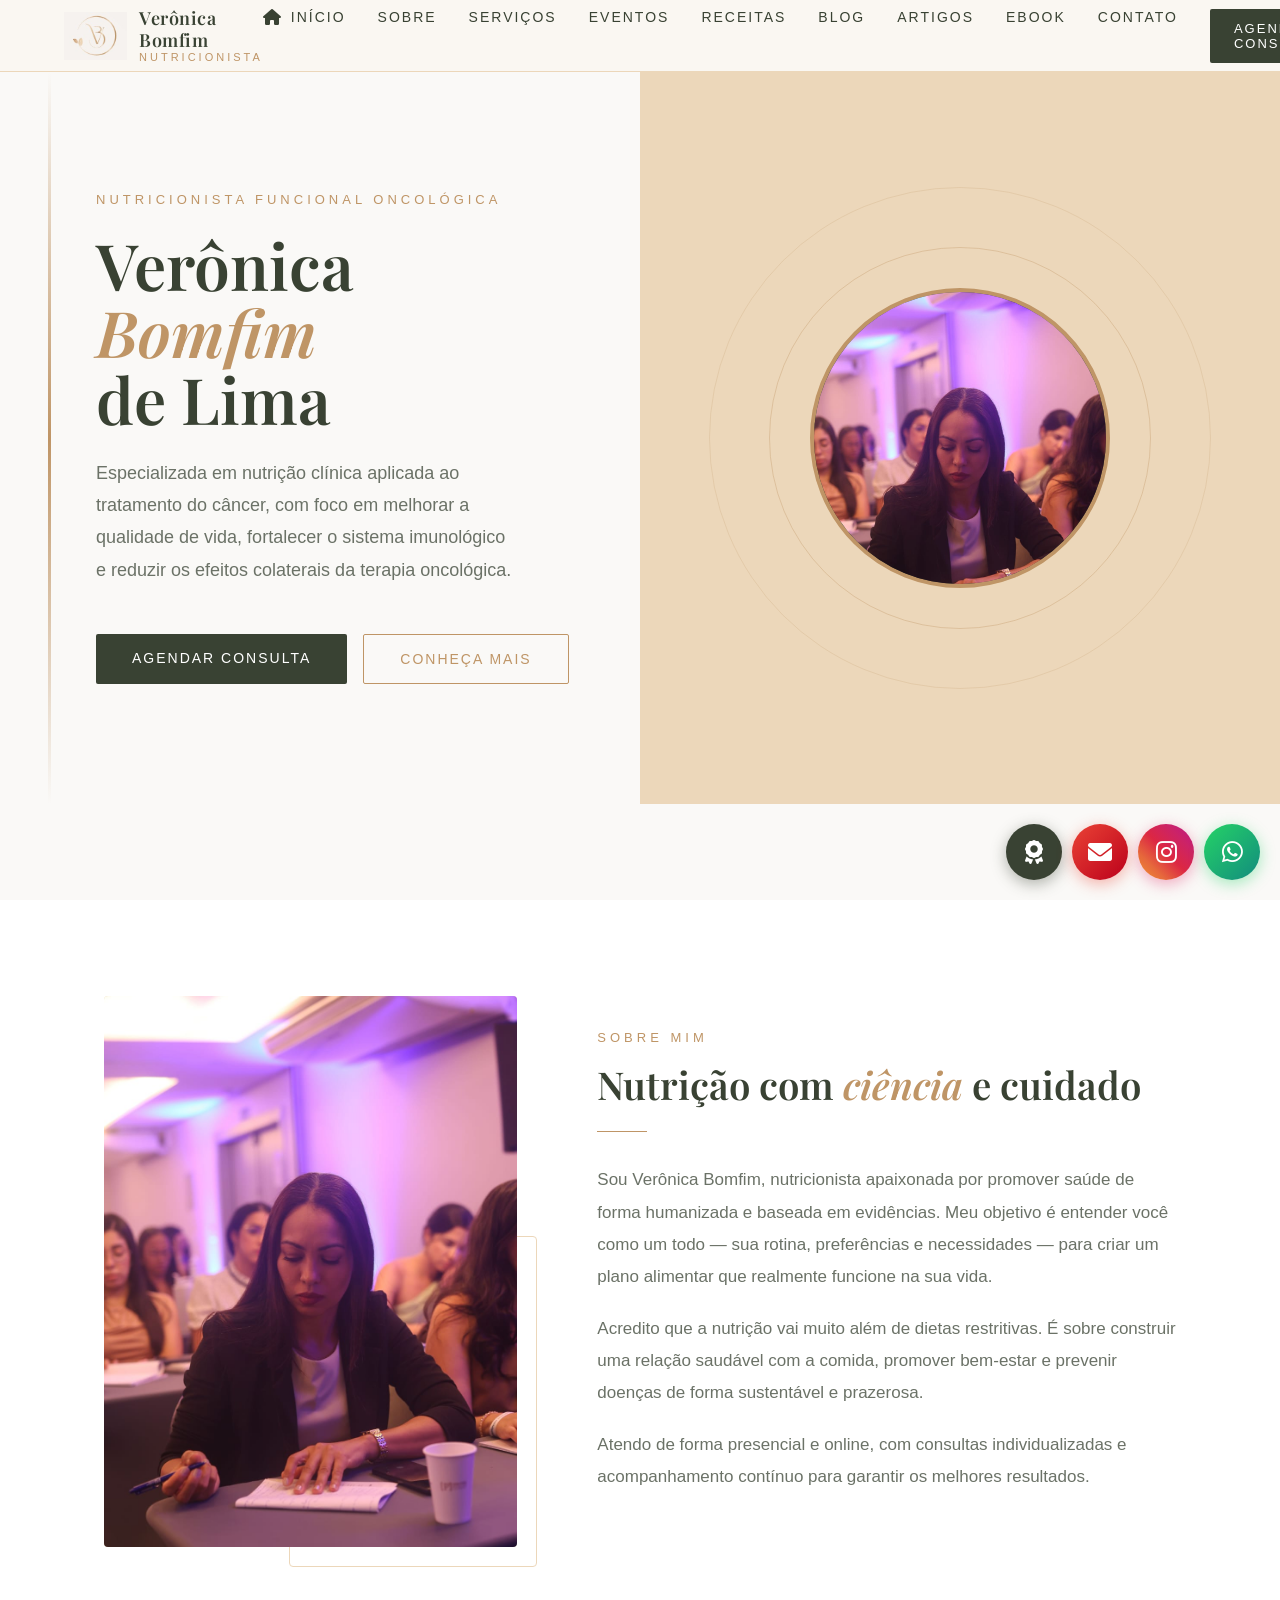
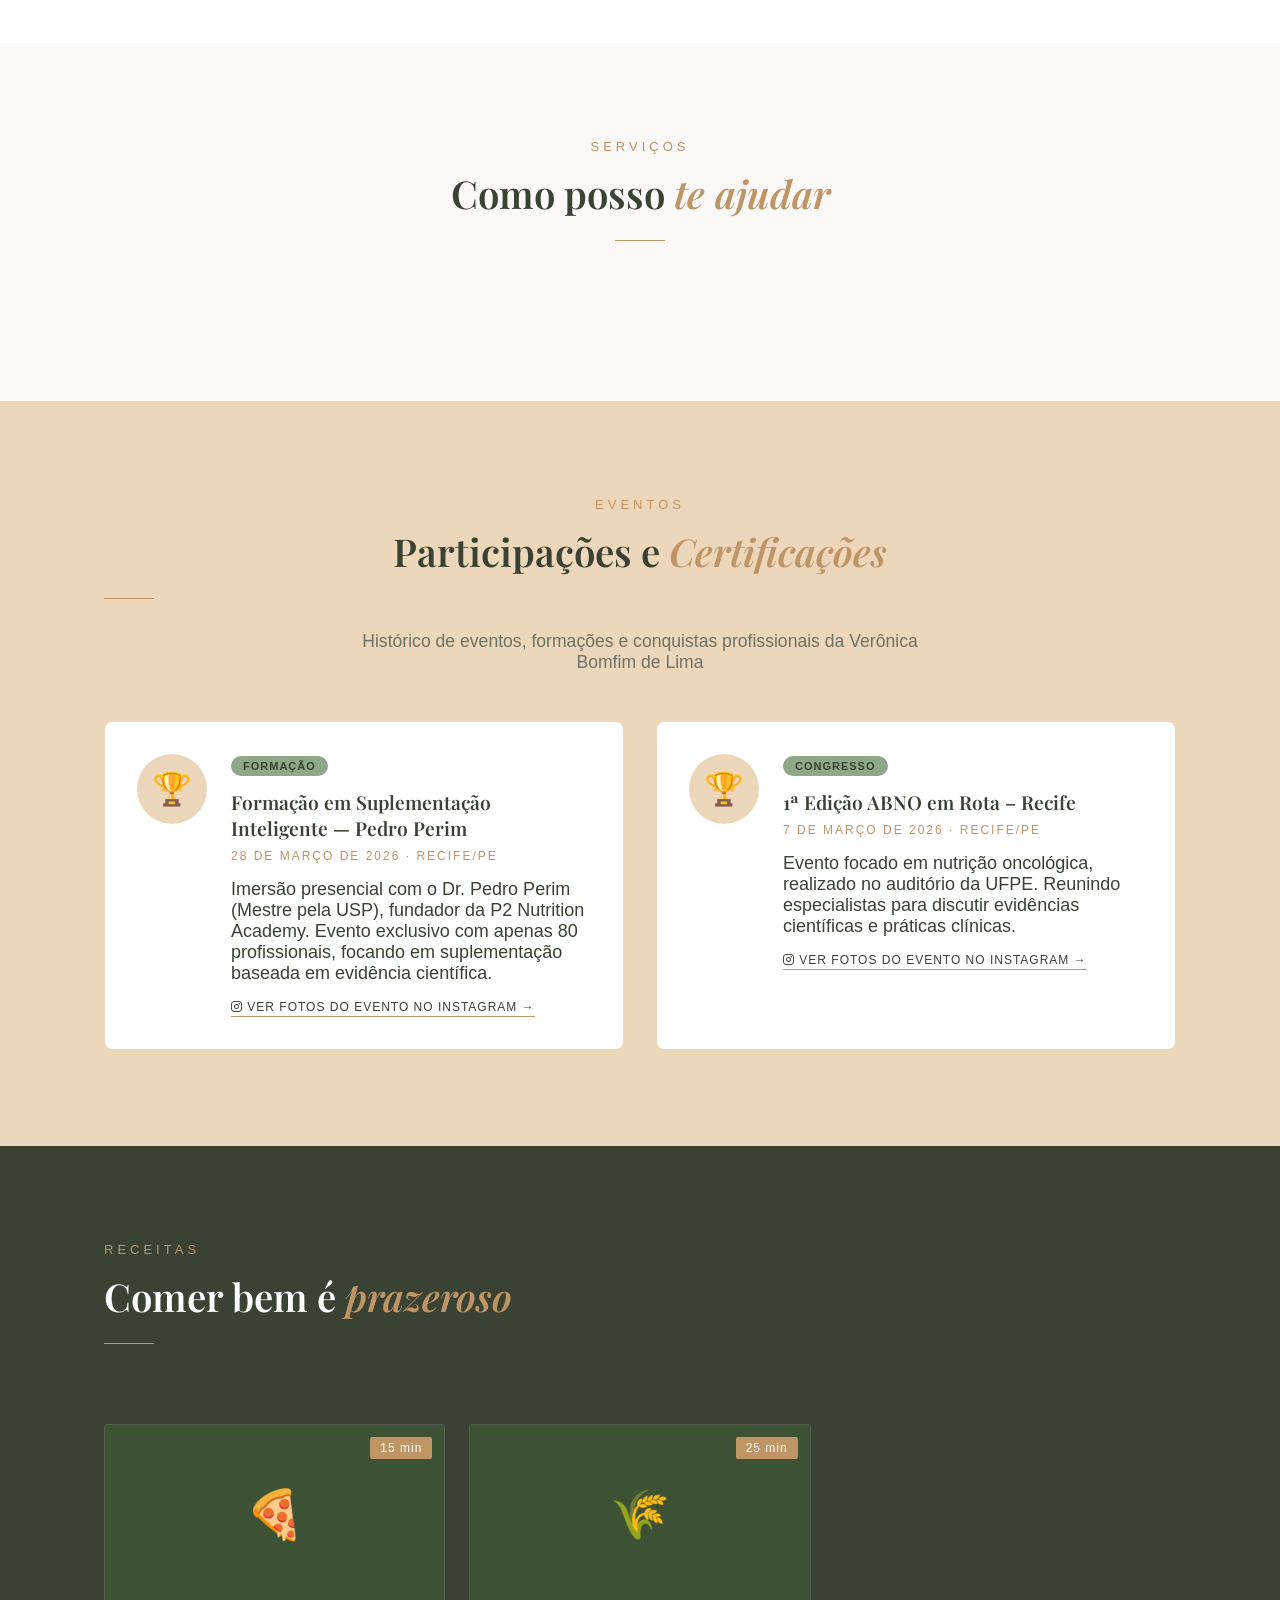
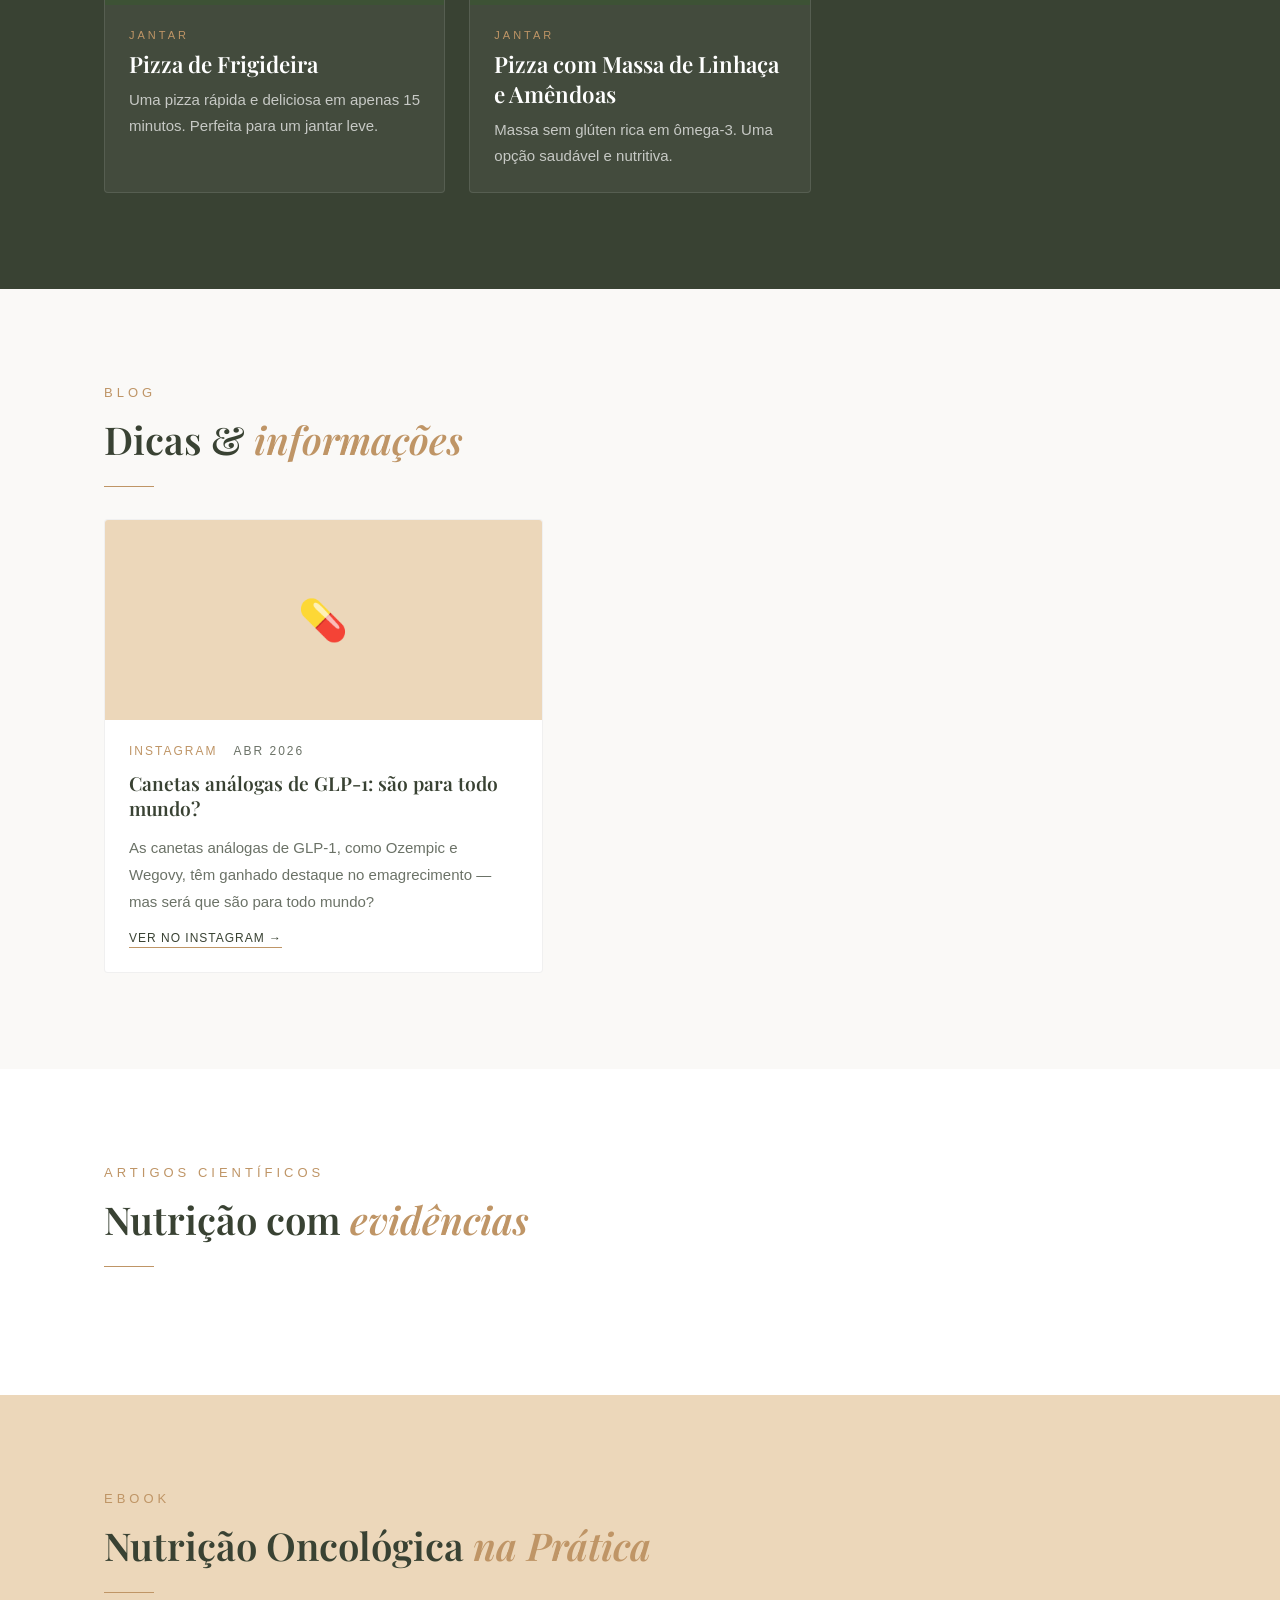
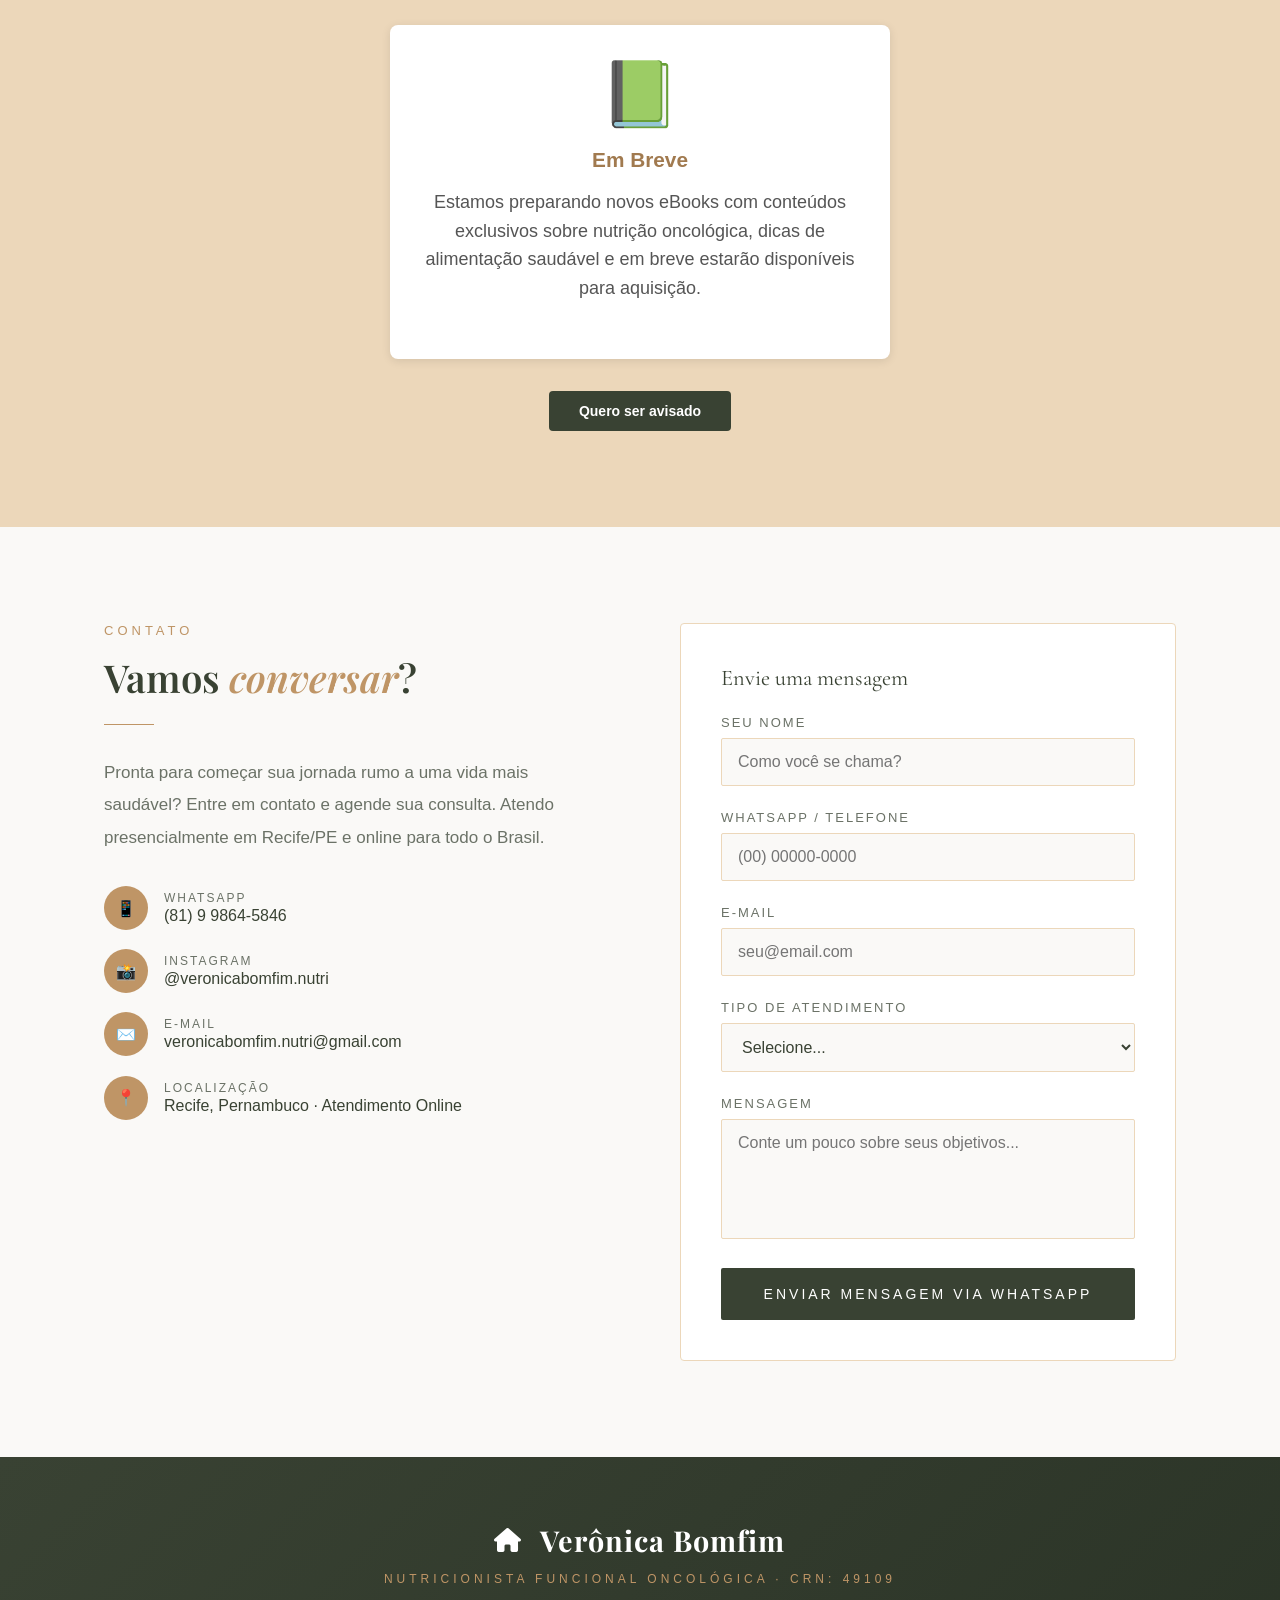
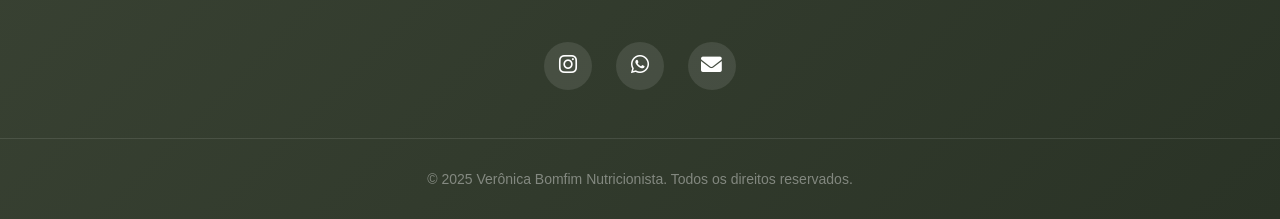
<file: index.html>
<!DOCTYPE html>
<html lang="pt-BR">

<head>
  <meta charset="UTF-8">
  <meta name="viewport" content="width=device-width, initial-scale=1.0, maximum-scale=1.0, user-scalable=no">
  <meta name="description"
    content="Verônica Bomfim - Nutricionista Funcional Oncológica especializada em nutrição clínica para pacientes com câncer. Consultas presenciais e online em Recife.">
  <meta name="keywords"
    content="nutricionista, nutrição oncológica, nutrição funcional, Recife, nutrição clínica, câncer, saúde">
  <meta name="author" content="Verônica Bomfim">
  <meta name="robots" content="index, follow">
  <meta name="language" content="Portuguese (Brazilian)">
  <meta property="og:title" content="Verônica Bomfim | Nutricionista Funcional Oncológica">
  <meta property="og:description"
    content="Especializada em nutrição clínica aplicada ao tratamento do câncer. Melhora qualidade de vida e reduz efeitos colaterais.">
  <meta property="og:type" content="website">
  <meta property="og:image" content="imagens/foto-veronica.jpeg">
  <meta name="twitter:card" content="summary_large_image">
  <meta name="twitter:title" content="Verônica Bomfim | Nutricionista Funcional Oncológica">
  <meta name="twitter:description" content="Nutricionista especializada em oncologia funcional em Recife">
  <link rel="canonical" href="https://veronicabomfimnutri.com.br">
  <link rel="icon" type="image/jpeg" href="imagens/logo/favicon.jpg?v=1.0">
  <title>Verônica Bomfim | Nutricionista Funcional Oncológica em Recife</title>

  <!-- Schema Markup para SEO -->
  <script type="application/ld+json">
{
  "@context": "https://schema.org/",
  "@type": "LocalBusiness",
  "name": "Verônica Bomfim - Nutricionista",
  "image": "imagens/foto-veronica.jpeg",
  "description": "Nutricionista Funcional Oncológica especializada em nutrição clínica para tratamento do câncer",
  "address": {
    "@type": "PostalAddress",
    "addressLocality": "Recife",
    "addressRegion": "PE",
    "addressCountry": "BR"
  },
  "telephone": "(81) 9 9864-5846",
  "email": "veronicabomfim.nutri@gmail.com",
  "url": "https://veronicabomfimnutri.com.br",
  "priceRange": "$$",
  "areaServed": ["Recife", "Pernambuco", "Brasil"],
  "serviceArea": {
    "@type": "City",
    "name": "Recife"
  }
}
</script>
  <link
    href="https://fonts.googleapis.com/css2?family=Playfair+Display:wght@400;500;600;700&family=TT+Norms:wght@400;500;600&display=swap"
    rel="stylesheet">
  <link href="https://fonts.googleapis.com/css2?family=Cormorant+Garamond:wght@400;500;600&display=swap"
    rel="stylesheet">
  <link href="https://cdn.cdnfonts.com/css/nesans" rel="stylesheet">
  <link rel="preconnect" href="https://fonts.googleapis.com">
  <link rel="stylesheet" href="https://cdnjs.cloudflare.com/ajax/libs/font-awesome/6.0.0/css/all.min.css">
  <link rel="stylesheet" href="css/estilos.css">
</head>

<body>

  <!-- ========== NAV ========== -->
  <nav>
    <a href="#inicio" class="nav-logo">
      <img src="imagens/logo/logo.jpg" alt="Verônica Bomfim" class="nav-logo-img">
      <div class="nav-logo-text">
        <span class="nav-logo-name">Verônica Bomfim</span>
        <span class="nav-logo-sub">Nutricionista</span>
      </div>
    </a>
    <ul class="nav-links">
      <li><a href="#inicio"><i class="fas fa-home"></i> Início</a></li>
      <li><a href="#sobre">Sobre</a></li>
      <li><a href="#servicos">Serviços</a></li>
      <li><a href="#eventos">Eventos</a></li>
      <li><a href="#receitas">Receitas</a></li>
      <li><a href="#blog">Blog</a></li>
      <li><a href="#artigos">Artigos</a></li>
      <li><a href="#ebook">eBook</a></li>
      <li><a href="#contato">Contato</a></li>
      <li><a
           href="https://wa.me/5581998645846?text=Gostaria%20de%20agendar%20uma%20consulta%20com%20voc%C3%AA%2C%20Ver%C3%B4nica%20Bomfim"
           class="nav-cta" target="_blank" rel="noopener noreferrer">Agendar Consulta</a></li>
    </ul>
    <div class="menu-toggle" onclick="toggleMenu()" aria-label="Abrir menu" aria-expanded="false" role="button"
      tabindex="0">
      <span></span><span></span><span></span>
    </div>
  </nav>

  <!-- ========== HERO ========== -->
  <section id="inicio">
    <div class="hero-left animar">
      <span class="hero-tag">Nutricionista Funcional Oncológica</span>
      <h1 class="hero-title">
        Verônica<br>
        <em>Bomfim</em><br>
        de Lima
      </h1>
      <p class="hero-desc">
        Especializada em nutrição clínica aplicada ao tratamento do câncer, com foco em melhorar a qualidade de vida,
        fortalecer o sistema imunológico e reduzir os efeitos colaterais da terapia oncológica.
      </p>
      <div class="hero-btns animar">
<a href="https://wa.me/5581998645846?text=Gostaria%20de%20agendar%20uma%20consulta%20com%20voc%C3%AA%2C%20Ver%C3%B4nica%20Bomfim"
           class="btn-primario" target="_blank" rel="noopener noreferrer">Agendar Consulta</a>
        <a href="#sobre" class="btn-secundario">Conheça Mais</a>
      </div>
    </div>
    <div class="hero-right animar">
      <div class="hero-img-container">
        <img src="imagens/foto-veronica.jpeg" alt="Verônica Bomfim de Lima" width="600" height="800"
          style="width:100%;height:100%;object-fit:cover;object-position: center 30%;">
      </div>
    </div>
  </section>

  <!-- ========== SOBRE ========== -->
  <section id="sobre">
    <div class="container">
      <div class="sobre-grid">
        <div class="sobre-img-wrap animar">
          <div class="sobre-img-box"><img src="imagens/foto-veronica.jpeg" alt="Verônica Bomfim de Lima" width="600"
              height="800" loading="lazy" style="width:100%;height:100%;object-fit:cover;object-position: center 30%;">
          </div>
          <div class="sobre-deco"></div>
        </div>
        <div class="sobre-texto animar">
          <span class="secao-tag">Sobre Mim</span>
          <h2 class="secao-titulo">Nutrição com <em>ciência</em> e cuidado</h2>
          <div class="divisor"></div>
          <p>
            Sou Verônica Bomfim, nutricionista apaixonada por promover saúde de forma humanizada e baseada em
            evidências. Meu objetivo é entender você como um todo — sua rotina, preferências e necessidades — para criar
            um plano alimentar que realmente funcione na sua vida.
          </p>
          <p>
            Acredito que a nutrição vai muito além de dietas restritivas. É sobre construir uma relação saudável com a
            comida, promover bem-estar e prevenir doenças de forma sustentável e prazerosa.
          </p>
          <p>
            Atendo de forma presencial e online, com consultas individualizadas e acompanhamento contínuo para garantir
            os melhores resultados.
          </p>
        </div>
      </div>
    </div>
  </section>

  <!-- ========== SERVIÇOS ========== -->
  <section id="servicos">
    <div class="container">
      <div class="servicos-header animar">
        <span class="secao-tag">Serviços</span>
        <h2 class="secao-titulo">Como posso <em>te ajudar</em></h2>
        <div class="divisor"></div>
      </div>
      <div class="servicos-grid animar" id="servicos-grid">
        <!-- SERVIÇOS SÃO CARREGADOS AQUI DO ARQUIVO secoes/servicos/lista-servicos.html -->
      </div>
    </div>
  </section>

  <!-- ========== EVENTOS ========== -->
  <section id="eventos" class="animar" style="background: var(--bege-claro);">
    <div class="container">
      <div class="eventos-header">
        <span class="secao-tag">Eventos</span>
        <h2 class="secao-titulo">Participações e <em>Certificações</em></h2>
        <div class="divisor"></div>
        <p class="eventos-subtitulo">Histórico de eventos, formações e conquistas profissionais da Verônica Bomfim de
          Lima</p>
      </div>
      <div class="eventos-grid">
        <div class="evento-card-full">
          <div class="evento-card-full-icon">🏆</div>
          <div class="evento-card-full-content">
            <span class="evento-badge">Formação</span>
            <h3>Formação em Suplementação Inteligente — Pedro Perim</h3>
            <div class="evento-card-full-data">28 de Março de 2026 · Recife/PE</div>
            <p>Imersão presencial com o Dr. Pedro Perim (Mestre pela USP), fundador da P2 Nutrition Academy. Evento
              exclusivo com apenas 80 profissionais, focando em suplementação baseada em evidência científica.</p>
            <a href="https://www.instagram.com/p/DWzufsUEUhm/" target="_blank" class="artigo-link">
              <i class="fab fa-instagram"></i> Ver fotos do evento no Instagram →
            </a>
          </div>
        </div>
        <div class="evento-card-full">
          <div class="evento-card-full-icon">🏆</div>
          <div class="evento-card-full-content">
            <span class="evento-badge">Congresso</span>
            <h3>1ª Edição ABNO em Rota – Recife</h3>
            <div class="evento-card-full-data">7 de Março de 2026 · Recife/PE</div>
            <p>Evento focado em nutrição oncológica, realizado no auditório da UFPE. Reunindo especialistas para
              discutir evidências científicas e práticas clínicas.</p>
            <a href="https://www.instagram.com/p/DVmo4goirjM/" target="_blank" class="artigo-link">
              <i class="fab fa-instagram"></i> Ver fotos do evento no Instagram →
            </a>
          </div>
        </div>
      </div>
    </div>
  </section>

  <!-- ========== RECEITAS ========== -->
  <section id="receitas" class="animar">
    <div class="container">
      <div class="receitas-header">
        <div>
          <span class="secao-tag">Receitas</span>
          <h2 class="secao-titulo">Comer bem é <em>prazeroso</em></h2>
          <div class="divisor"></div>
        </div>
      </div>
      <div class="receitas-grid" id="receitas-grid">
        <div class="receita-card">
          <a href="secoes/receitas/pizza-de-frigideira.html" style="text-decoration:none;color:inherit;display:block">
            <div class="receita-img">🍕<span class="receita-tempo">15 min</span></div>
            <div class="receita-body">
              <p class="receita-categoria">Jantar</p>
              <h3 class="receita-titulo">Pizza de Frigideira</h3>
              <p class="receita-desc">Uma pizza rápida e deliciosa em apenas 15 minutos. Perfeita para um jantar leve.
              </p>
            </div>
          </a>
        </div>
        <div class="receita-card">
          <a href="secoes/receitas/pizza-massa-linhaca-amendoas.html"
            style="text-decoration:none;color:inherit;display:block">
            <div class="receita-img">🌾<span class="receita-tempo">25 min</span></div>
            <div class="receita-body">
              <p class="receita-categoria">Jantar</p>
              <h3 class="receita-titulo">Pizza com Massa de Linhaça e Amêndoas</h3>
              <p class="receita-desc">Massa sem glúten rica em ômega-3. Uma opção saudável e nutritiva.</p>
            </div>
          </a>
        </div>
      </div>
    </div>
  </section>

  <!-- ========== BLOG ========== -->
  <section id="blog" class="animar">
    <div class="container">
      <span class="secao-tag">Blog</span>
      <h2 class="secao-titulo">Dicas & <em>informações</em></h2>
      <div class="divisor"></div>
      <div class="blog-grid" id="blog-grid">
        <div class="artigo-card">
          <div class="artigo-img">💊</div>
          <div class="artigo-body">
            <div class="artigo-meta">
              <span class="tag">Instagram</span>
              <span>Abr 2026</span>
            </div>
            <h3 class="artigo-titulo">Canetas análogas de GLP-1: são para todo mundo?</h3>
            <p class="artigo-resumo">As canetas análogas de GLP-1, como Ozempic e Wegovy, têm ganhado destaque no
              emagrecimento — mas será que são para todo mundo?</p>
            <a href="https://www.instagram.com/p/DXFsmSWCq4n/" target="_blank" class="artigo-link">Ver no Instagram
              →</a>
          </div>
        </div>
      </div>
    </div>
  </section>

  <!-- ========== ARTIGOS ========== -->
  <section id="artigos" class="animar">
    <div class="container">
      <span class="secao-tag">Artigos Científicos</span>
      <h2 class="secao-titulo">Nutrição com <em>evidências</em></h2>
      <div class="divisor"></div>
      <div class="blog-grid" id="artigos-grid">
        <!-- ARTIGOS CIENTÍFICOS SÃO CARREGADOS AQUI DO ARQUIVO secoes/artigos/lista-artigos.html -->
      </div>
    </div>
  </section>

  <!-- ========== EBOOK ========== -->
  <section id="ebook" class="animar" style="background: var(--bege-claro);">
    <div class="container">
      <span class="secao-tag">eBook</span>
      <h2 class="secao-titulo">Nutrição Oncológica <em>na Prática</em></h2>
      <div class="divisor"></div>
      <div class="ebook-grid" id="ebook-grid">
        <div class="ebook-card"
          style="background: white; border-radius: 8px; padding: 2rem; box-shadow: 0 2px 10px rgba(0,0,0,0.1); max-width: 500px; margin: 0 auto; text-align: center;">
          <div style="font-size: 4rem; margin-bottom: 1rem;">📗</div>
          <h3 style="color: var(--marrom-escuro); font-size: 1.3rem; margin-bottom: 1rem;">Em Breve</h3>
          <p style="line-height: 1.6; margin-bottom: 1.5rem; color: #555;">
            Estamos preparando novos eBooks com conteúdos exclusivos sobre nutrição oncológica, dicas de alimentação
            saudável e em breve estarão disponíveis para aquisição.
          </p>
        </div>
      </div>
      <div style="text-align: center; margin-top: 2rem;">
        <a href="https://docs.google.com/forms/d/1bbhtwi2HW2BR3AUHJ22HWjXoaRo49_78ZGgnU0wUBcM/viewform" target="_blank"
          style="display: inline-block; padding: 12px 30px; background: var(--verde-escuro); color: white; border: none; border-radius: 4px; cursor: pointer; font-weight: 600; font-size: 14px; text-decoration: none;">
          Quero ser avisado
        </a>
      </div>
  </section>

  <!-- ========== CONTATO ========== -->
  <section id="contato" class="animar">
    <div class="container">
      <div class="contato-grid">
        <div class="contato-info">
          <span class="secao-tag">Contato</span>
          <h2 class="secao-titulo">Vamos <em>conversar</em>?</h2>
          <div class="divisor"></div>
          <p>
            Pronta para começar sua jornada rumo a uma vida mais saudável? Entre em contato e agende sua consulta.
            Atendo presencialmente em Recife/PE e online para todo o Brasil.
          </p>
          <div class="contato-items">
            <div class="contato-item">
              <div class="contato-icon">📱</div>
              <div>
                <div class="contato-item-label">WhatsApp</div>
                <div class="contato-item-text">(81) 9 9864-5846</div>
              </div>
            </div>
            <div class="contato-item">
              <div class="contato-icon">📸</div>
              <div>
                <div class="contato-item-label">Instagram</div>
                <div class="contato-item-text">@veronicabomfim.nutri</div>
              </div>
            </div>
            <div class="contato-item">
              <div class="contato-icon">✉️</div>
              <div>
                <div class="contato-item-label">E-mail</div>
                <div class="contato-item-text">veronicabomfim.nutri@gmail.com</div>
              </div>
            </div>
            <div class="contato-item">
              <div class="contato-icon">📍</div>
              <div>
                <div class="contato-item-label">Localização</div>
                <div class="contato-item-text">Recife, Pernambuco · Atendimento Online</div>
              </div>
            </div>
          </div>
        </div>
        <div class="contato-form">
          <h3
            style="font-family: 'Cormorant Garamond', serif; font-size: 1.4rem; color: var(--verde-escuro); margin-bottom: 1.5rem; font-weight: 400;">
            Envie uma mensagem</h3>
          <div class="form-grupo">
            <label>Seu nome</label>
            <input type="text" id="form-nome" placeholder="Como você se chama?">
          </div>
          <div class="form-grupo">
            <label>WhatsApp / Telefone</label>
            <input type="tel" id="form-telefone" placeholder="(00) 00000-0000">
          </div>
          <div class="form-grupo">
            <label>E-mail</label>
            <input type="email" id="form-email" placeholder="seu@email.com">
          </div>
          <div class="form-grupo">
            <label>Tipo de Atendimento</label>
            <select id="form-atendimento">
              <option>Selecione...</option>
              <option>Consulta Presencial</option>
              <option>Consulta Online</option>
              <option>Nutrição Oncológica</option>
              <option>Emagrecimento</option>
              <option>Gestação / Pós-parto</option>
              <option>Outro</option>
            </select>
          </div>
          <div class="form-grupo">
            <label>Mensagem</label>
            <textarea id="form-mensagem" placeholder="Conte um pouco sobre seus objetivos..."></textarea>
          </div>
          <button class="form-btn" onclick="enviarWhatsApp()">
            Enviar Mensagem via WhatsApp
          </button>
        </div>
      </div>
    </div>
  </section>

  <!-- ========== FOOTER SIMPLIFICADO ========== -->
  <footer class="animar">
    <div class="footer-content">
      <div class="footer-brand">
        <a href="#inicio" style="text-decoration: none; color: inherit;">
          <div class="footer-logo">
            <i class="fas fa-home" style="margin-right: 8px; font-size: 1.5rem;"></i>
            Verônica Bomfim
          </div>
          <div class="footer-sub">Nutricionista Funcional Oncológica · CRN: 49109</div>
        </a>
        <div class="footer-social" style="margin-top: 1.5rem;">
          <a href="https://instagram.com/veronicabomfim.nutri" target="_blank" aria-label="Instagram">
            <i class="fab fa-instagram"></i>
          </a>
          <a href="https://wa.me/5581998645846" target="_blank" aria-label="WhatsApp">
            <i class="fab fa-whatsapp"></i>
          </a>
          <a href="mailto:veronicabomfim.nutri@gmail.com" aria-label="Email">
            <i class="fas fa-envelope"></i>
          </a>
        </div>
      </div>
    </div>    
    <div class="footer-bottom">
      <p class="footer-copy">© 2025 Verônica Bomfim Nutricionista. Todos os direitos reservados.</p>
    </div>
  </footer>

  <!-- ========== SCRIPTS ========== -->
  <script src="js/scripts.js"></script>
  <script>
    // Carregar conteúdos dinâmicos dos arquivos HTML
    async function carregarSecao(arquivo, elementoId) {
      try {
        const resposta = await fetch(arquivo);
        const conteudo = await resposta.text();
        document.getElementById(elementoId).innerHTML = conteudo;

        // Re-aplicar animações após carregar
        document.querySelectorAll(`#${elementoId} .servico-card, #${elementoId} .receita-card, #${elementoId} .artigo-card, #${elementoId} .ebook-card`).forEach(el => {
          el.style.cssText += 'opacity:0;transform:translateY(20px);transition:opacity 0.6s ease,transform 0.6s ease,box-shadow 0.3s;';
          observer.observe(el);
        });
      } catch (erro) {
        console.error(`Erro ao carregar ${arquivo}:`, erro);
      }
    }

    // Carregador de IntersectionObserver
    const observer = new IntersectionObserver((entries) => {
      entries.forEach(e => {
        if (e.isIntersecting) {
          e.target.style.opacity = '1';
          e.target.style.transform = 'translateY(0)';
        }
      });
    }, { threshold: 0.1 });

    // Carregar todas as seções quando a página carrega
    window.addEventListener('load', () => {
      carregarSecao('secoes/servicos/lista-servicos.html', 'servicos-grid');
      carregarSecao('secoes/receitas/lista-receitas.html', 'receitas-grid');
      carregarSecao('secoes/blog/lista-posts.html', 'blog-grid');
      carregarSecao('secoes/artigos/lista-artigos.html', 'artigos-grid');
      carregarSecao('secoes/ebook/lista-ebook.html', 'ebook-grid');
    });
  </script>

  <!-- Eventos Floating Icon -->
  <a href="#" onclick="abrirPopupEventos(event)" class="social-float eventos-float"
    aria-label="Ver participações em eventos">
    <i class="fas fa-award"></i>
  </a>
  <!-- Instagram Floating Icon -->
  <a href="https://www.instagram.com/veronicabomfim.nutri/" target="_blank" class="social-float instagram-float"
    aria-label="Instagram da Verônica Bomfim">
    <i class="fab fa-instagram"></i>
  </a>
  <!-- WhatsApp Floating Icon -->
  <a href="https://wa.me/5581998645846?text=Gostaria%20de%20agendar%20uma%20consulta%20com%20voc%C3%AA%2C%20Ver%C3%B4nica%20Bomfim"
    target="_blank" class="social-float whatsapp-float" aria-label="Agendar consulta via WhatsApp">
    <i class="fab fa-whatsapp"></i>
  </a>
  <!-- Email Floating Icon -->
  <a href="https://mail.google.com/mail/?view=cm&fs=1&to=veronicabomfim.nutri@gmail.com" target="_blank" class="social-float email-float"
    aria-label="Enviar e-mail para Verônica Bomfim">
    <i class="fas fa-envelope"></i>
  </a>

  <style>
    .social-float {
      position: fixed;
      bottom: 20px;
      width: 56px;
      height: 56px;
      border-radius: 50%;
      display: flex;
      align-items: center;
      justify-content: center;
      color: white;
      font-size: 24px;
      z-index: 999;
      transition: all 0.3s ease;
      text-decoration: none;
    }

    .social-float:hover {
      transform: scale(1.1) translateY(-2px);
      box-shadow: 0 6px 20px rgba(0,0,0,0.2);
    }

    .social-float::after {
      content: attr(aria-label);
      position: absolute;
      top: -40px;
      background: rgba(0,0,0,0.8);
      color: white;
      padding: 6px 12px;
      border-radius: 6px;
      font-size: 12px;
      white-space: nowrap;
      opacity: 0;
      transition: opacity 0.3s ease;
      pointer-events: none;
    }

    .social-float:hover::after {
      opacity: 1;
    }

    .whatsapp-float {
      right: 20px;
      background: linear-gradient(135deg, #25D366, #128C7E);
      box-shadow: 0 4px 15px rgba(37, 211, 102, 0.4);
    }

    .instagram-float {
      right: 86px;
      background: linear-gradient(45deg, #f09433, #e6683c, #dc2743, #cc2366, #bc1888);
      box-shadow: 0 4px 15px rgba(225, 48, 108, 0.4);
    }

    .email-float {
      right: 152px;
      background: linear-gradient(135deg, #EA4335, #BB001B);
      box-shadow: 0 4px 15px rgba(234, 67, 53, 0.4);
    }

    .eventos-float {
      right: 218px;
      background: var(--verde-escuro);
      box-shadow: 0 4px 15px rgba(57, 66, 51, 0.4);
    }


    /* Popup Eventos */
    .popup-eventos-overlay {
      display: none;
      position: fixed;
      top: 0;
      left: 0;
      right: 0;
      bottom: 0;
      background: rgba(57, 66, 51, 0.6);
      z-index: 2000;
      justify-content: center;
      align-items: center;
      backdrop-filter: blur(4px);
      animation: fadeIn 0.3s ease;
    }

    .popup-eventos-overlay.ativo {
      display: flex;
    }

    @keyframes fadeIn {
      from {
        opacity: 0;
      }

      to {
        opacity: 1;
      }
    }

    @keyframes slideUp {
      from {
        opacity: 0;
        transform: translateY(30px);
      }

      to {
        opacity: 1;
        transform: translateY(0);
      }
    }

    .popup-eventos {
      background: var(--fundo-claro);
      border-radius: 8px;
      width: 90%;
      max-width: 700px;
      max-height: 85vh;
      overflow-y: auto;
      box-shadow: 0 20px 60px rgba(57, 66, 51, 0.3);
      animation: slideUp 0.4s ease;
      position: relative;
    }

    .popup-eventos-header {
      background: var(--verde-escuro);
      color: var(--branco);
      padding: 1.5rem 2rem;
      display: flex;
      justify-content: space-between;
      align-items: center;
      position: sticky;
      top: 0;
    }

    .popup-eventos-header h3 {
      font-family: 'Playfair Display', serif;
      font-size: 1.4rem;
      font-weight: 600;
      display: flex;
      align-items: center;
      gap: 10px;
    }

    .popup-eventos-header h3 i {
      color: var(--marrom-quente);
    }

    .popup-eventos-fechar {
      background: none;
      border: none;
      color: var(--branco);
      font-size: 1.5rem;
      cursor: pointer;
      width: 40px;
      height: 40px;
      border-radius: 50%;
      display: flex;
      align-items: center;
      justify-content: center;
      transition: background 0.3s;
    }

    .popup-eventos-fechar:hover {
      background: rgba(255, 255, 255, 0.15);
    }

    .popup-eventos-body {
      padding: 2rem;
    }

    .evento-card {
      display: flex;
      gap: 1.5rem;
      padding: 1.5rem;
      background: var(--branco);
      border-radius: 6px;
      margin-bottom: 1rem;
      border: 1px solid var(--bege-claro);
      transition: all 0.3s;
    }

    .evento-card:hover {
      border-color: var(--marrom-quente);
      box-shadow: 0 4px 20px rgba(57, 66, 51, 0.08);
    }

    .evento-icon {
      width: 60px;
      height: 60px;
      background: var(--bege-claro);
      border-radius: 50%;
      display: flex;
      align-items: center;
      justify-content: center;
      font-size: 1.5rem;
      flex-shrink: 0;
    }

    .evento-info h4 {
      font-family: 'Playfair Display', serif;
      font-size: 1.1rem;
      color: var(--verde-escuro);
      margin-bottom: 0.3rem;
      font-weight: 600;
    }

    .evento-info .evento-data {
      font-size: 12px;
      letter-spacing: 2px;
      text-transform: uppercase;
      color: var(--marrom-quente);
      margin-bottom: 0.5rem;
    }

    .evento-info p {
      font-size: 15px;
      color: var(--cinza-suave);
      line-height: 1.6;
    }

    .popup-eventos-intro {
      text-align: center;
      margin-bottom: 2rem;
      padding-bottom: 1.5rem;
      border-bottom: 1px solid var(--bege-claro);
    }

    .popup-eventos-intro p {
      color: var(--cinza-suave);
      font-size: 16px;
      line-height: 1.7;
    }

    .eventos-header {
      text-align: center;
      margin-bottom: 3rem;
    }

    .eventos-subtitulo {
      color: var(--cinza-suave);
      font-size: 1.1rem;
      max-width: 600px;
      margin: 1rem auto 0;
    }

    .eventos-grid {
      display: grid;
      grid-template-columns: repeat(auto-fit, minmax(350px, 1fr));
      gap: 2rem;
    }

    .evento-card-full {
      display: flex;
      gap: 1.5rem;
      padding: 2rem;
      background: var(--branco);
      border-radius: 8px;
      border: 1px solid var(--bege-claro);
      transition: all 0.3s;
    }

    .evento-card-full:hover {
      border-color: var(--marrom-quente);
      box-shadow: 0 8px 30px rgba(57, 66, 51, 0.1);
      transform: translateY(-4px);
    }

    .evento-card-full-icon {
      width: 70px;
      height: 70px;
      background: var(--bege-claro);
      border-radius: 50%;
      display: flex;
      align-items: center;
      justify-content: center;
      font-size: 2rem;
      flex-shrink: 0;
    }

    .evento-card-full-content h3 {
      font-family: 'Playfair Display', serif;
      font-size: 1.2rem;
      color: var(--verde-escuro);
      margin-bottom: 0.5rem;
      font-weight: 600;
    }

    .evento-card-full-data {
      font-size: 12px;
      letter-spacing: 2px;
      text-transform: uppercase;
      color: var(--marrom-quente);
      margin-bottom: 1rem;
    }

    .evento-badge {
      display: inline-block;
      padding: 4px 12px;
      background: var(--verde-claro);
      color: var(--verde-escuro);
      font-size: 11px;
      font-weight: 600;
      text-transform: uppercase;
      letter-spacing: 1px;
      border-radius: 20px;
      margin-bottom: 0.8rem;
    }

    @media (max-width: 768px) {
      .eventos-grid {
        grid-template-columns: 1fr;
      }

      .evento-card-full {
        flex-direction: column;
        text-align: center;
      }

      .evento-card-full-icon {
        margin: 0 auto;
      }
    }

    @media (max-width: 600px) {
      .popup-eventos {
        width: 95%;
        max-height: 90vh;
      }

      .popup-eventos-header {
        padding: 1rem 1.5rem;
      }

      .popup-eventos-body {
        padding: 1rem;
      }

      .evento-card {
        flex-direction: column;
        text-align: center;
      }

      .evento-icon {
        margin: 0 auto;
      }

      .social-float {
        bottom: 15px;
      }

      .whatsapp-float {
        right: 10px;
      }

      .instagram-float {
        right: 85px;
      }

      .email-float {
        right: 160px;
      }

      .eventos-float {
        right: 235px;
      }
    }
  </style>

  <!-- Popup Eventos -->
  <div class="popup-eventos-overlay" id="popupEventos">
    <div class="popup-eventos">
      <div class="popup-eventos-header">
        <h3><i class="fas fa-award"></i> Participações em Eventos</h3>
        <button class="popup-eventos-fechar" onclick="fecharPopupEventos()">&times;</button>
      </div>
      <div class="popup-eventos-body">
        <div class="popup-eventos-intro">
          <p>Confira os eventos que a Verônica Bomfim já participou. Atividades que demonstram experiência e
            comprometimento com a área de nutrição e saúde.</p>
        </div>
        <div class="eventos-lista" id="eventos-lista">
          <div class="evento-card">
            <div class="evento-icon">🏆</div>
            <div class="evento-info">
              <h4>Formação em Suplementação Inteligente — Pedro Perim</h4>
              <div class="evento-data">28 de Março de 2026 · Recife/PE</div>
              <p>Imersão presencial com o Dr. Pedro Perim (Mestre pela USP), fundador da P2 Nutrition Academy. Evento
                exclusivo com apenas 80 profissionais, focando em suplementação baseada em evidência científica.</p>
              <a href="https://www.instagram.com/p/DWzufsUEUhm/" target="_blank" class="artigo-link"
                style="margin-top: 12px;">
                <i class="fab fa-instagram"></i> Ver fotos do evento no Instagram →
              </a>
            </div>
          </div>
          <div class="evento-card">
            <div class="evento-icon">🏆</div>
            <div class="evento-info">
              <h4>1ª Edição ABNO em Rota – Recife</h4>
              <div class="evento-data">7 de Março de 2026 · Recife/PE</div>
              <p>Evento focado em nutrição oncológica, realizado no auditório da UFPE. Reunindo especialistas para
                discutir evidências científicas e práticas clínicas.</p>
              <a href="https://www.instagram.com/p/DVmo4goirjM/" target="_blank" class="artigo-link"
                style="margin-top: 12px;">
                <i class="fab fa-instagram"></i> Ver fotos do evento no Instagram →
              </a>
            </div>
          </div>
        </div>
      </div>
    </div>
  </div>



</body>

</html>
</file>
<file: css/estilos.css>
/* =============================================
   VERÔNICA BOMFIM — ESTILOS PRINCIPAIS
   Para alterar cores do site, edite as
   variáveis dentro de :root abaixo
   ============================================= */

:root {
  /* Paleta oficial Verônica Bomfim */
  --verde-escuro: #394233;    /* cor principal - conforme guia */
  --verde-claro: #8fa888;     /* claro - combina com verde */
  --marrom-quente: #bf9566;   /* destaque principal - conforme guia */
  --bege-claro: #ecd7ba;      /* bege suave - conforme guia */
  --fundo-claro: #FAF9F7;     /* branco/creme - conforme guia */
  
  /* Variações para uso */
  --verde-medio: #3d5235;     /* hover dos botões */
  --marrom-escuro: #a17a4f;   /* hover dos elementos */
  --cinza-texto: #394233;     /* texto principal */
  --cinza-suave: #6b7267;     /* texto secundário */
  --branco: #ffffff;
  --dourado: #bf9566;          /* alias marrom-quente (retrocompatibilidade) */
  --dourado-claro: #ecd7ba;    /* alias bege-claro (retrocompatibilidade) */
  --creme: #FAF9F7;            /* alias fundo-claro (retrocompatibilidade) */
}

* { margin: 0; padding: 0; box-sizing: border-box; }
html { scroll-behavior: smooth; }

body {
  font-family: 'Nesans', 'TT Norms', -apple-system, BlinkMacSystemFont, sans-serif;
  background: var(--fundo-claro);
  color: var(--cinza-texto);
  font-weight: 400;
  font-size: 18px;
  overflow-x: hidden;
  max-width: 100vw;
}

/* Subtítulos e elementos secundários com Nesans */
h3, h4, .nav-logo-name, .subtitulo {
  font-family: 'Nesans', sans-serif;
}

/* ========= NAVEGAÇÃO ========= */
nav {
  position: fixed;
  top: 0; left: 0; right: 0;
  z-index: 100;
  background: rgba(250, 247, 242, 0.95);
  backdrop-filter: blur(8px);
  border-bottom: 1px solid var(--bege-claro);
  padding: 0 4rem;
  display: flex;
  align-items: center;
  justify-content: space-between;
  height: 72px;
}

.nav-logo { display: flex; align-items: center; gap: 12px; text-decoration: none; }

.nav-logo-img {
  height: 48px;
  width: auto;
}

.nav-logo-circle {
  width: 42px; height: 42px;
  border: 1.5px solid var(--marrom-quente);
  border-radius: 50%;
  display: flex; align-items: center; justify-content: center;
  font-family: 'Playfair Display', serif;
  font-size: 18px;
  color: var(--marrom-quente);
  letter-spacing: 1px;
}

.nav-logo-text { display: flex; flex-direction: column; }

.nav-logo-name {
  font-family: 'Playfair Display', serif;
  font-size: 18px; font-weight: 600;
  color: var(--verde-escuro);
  letter-spacing: 0.5px; line-height: 1.2;
}

.nav-logo-sub {
  font-size: 11px; font-weight: 400;
  letter-spacing: 3px;
  color: var(--marrom-quente);
  text-transform: uppercase;
}

.nav-links { display: flex; gap: 2rem; list-style: none; }

.nav-links.active {
  display: flex;
  flex-direction: column;
  position: fixed;
  top: 72px;
  left: 0;
  right: 0;
  background: rgba(250, 247, 242, 0.98);
  padding: 2rem;
  gap: 1.5rem;
  border-bottom: 1px solid #e8d5a3;
  z-index: 99;
}

.nav-links a {
  text-decoration: none;
  font-size: 14px; font-weight: 400;
  letter-spacing: 2px; text-transform: uppercase;
  color: var(--cinza-texto);
  transition: color 0.3s;
  position: relative;
  display: flex;
  align-items: center;
  gap: 0.5rem;
}

.nav-links a i {
  font-size: 16px;
  transition: transform 0.3s ease;
}

.nav-links a:hover i {
  transform: scale(1.1);
}

.nav-links a::after {
  content: '';
  position: absolute;
  bottom: -4px; left: 0; right: 0;
  height: 1px; background: var(--marrom-quente);
  transform: scaleX(0); transition: transform 0.3s;
}

.nav-links a:hover { color: var(--verde-escuro); }
.nav-links a:hover::after { transform: scaleX(1); }

.nav-cta {
  background: var(--verde-escuro) !important;
  color: var(--branco) !important;
  padding: 12px 24px; border-radius: 2px;
  letter-spacing: 2px; font-size: 13px !important;
  transition: background 0.3s !important;
}

.nav-cta::after { display: none !important; }
.nav-cta:hover { background: var(--verde-medio) !important; }

/* ========= HERO ========= */
#inicio {
  min-height: 100vh;
  display: grid;
  grid-template-columns: 1fr 1fr;
  padding-top: 72px;
  overflow: hidden;
}

.hero-left {
  display: flex; flex-direction: column; justify-content: center;
  padding: 6rem 4rem 6rem 6rem;
  position: relative;
}

.hero-left::before {
  content: '';
  position: absolute;
  top: 0; bottom: 0; left: 3rem;
  width: 3px;
  background: linear-gradient(to bottom, transparent, var(--marrom-quente), transparent);
}

.hero-tag {
  font-size: 13px; letter-spacing: 4px;
  text-transform: uppercase; color: var(--marrom-quente);
  margin-bottom: 1.5rem; font-weight: 400;
}

.hero-title {
  font-family: 'Playfair Display', serif;
  font-size: clamp(3rem, 5vw, 5.5rem);
  font-weight: 600; line-height: 1.05;
  color: var(--verde-escuro); margin-bottom: 1.5rem;
}

.hero-title em { font-style: italic; color: var(--marrom-quente); }

.hero-desc {
  font-size: 18px; line-height: 1.8;
  color: var(--cinza-suave); max-width: 420px;
  margin-bottom: 3rem; font-weight: 400;
}

.hero-btns { display: flex; gap: 1rem; flex-wrap: wrap; }

.btn-primario {
  background: var(--verde-escuro); color: var(--branco);
  padding: 16px 36px; text-decoration: none;
  font-size: 14px; letter-spacing: 2px;
  text-transform: uppercase; border-radius: 2px;
  transition: background 0.3s; font-weight: 400;
}

.btn-primario:hover { background: var(--verde-medio); }

.btn-secundario {
  border: 1px solid var(--dourado); color: var(--dourado);
  padding: 16px 36px; text-decoration: none;
  font-size: 14px; letter-spacing: 2px;
  text-transform: uppercase; border-radius: 2px;
  transition: all 0.3s; font-weight: 400;
}

.btn-secundario:hover { background: var(--marrom-quente); color: var(--branco); }

.hero-right {
  background: var(--bege-claro);
  display: flex; align-items: center; justify-content: center;
  position: relative; overflow: hidden;
}

.hero-right::before {
  content: '';
  position: absolute;
  width: 500px; height: 500px;
  border: 1px solid rgba(191, 149, 102, 0.2);
  border-radius: 50%; top: 50%; left: 50%;
  transform: translate(-50%, -50%);
}

.hero-right::after {
  content: '';
  position: absolute;
  width: 380px; height: 380px;
  border: 1px solid rgba(191, 149, 102, 0.35);
  border-radius: 50%; top: 50%; left: 50%;
  transform: translate(-50%, -50%);
}

.hero-img-container {
  width: 300px; height: 300px;
  border-radius: 50%;
  border: 4px solid var(--marrom-quente);
  overflow: hidden; position: relative; z-index: 2;
  background: var(--verde-escuro);
  display: flex; align-items: center; justify-content: center;
}

/* ========= SEÇÕES GERAIS ========= */
section { padding: 6rem 0; }

.container { max-width: 1200px; margin: 0 auto; padding: 0 4rem; }

.secao-tag {
  font-size: 13px; letter-spacing: 4px;
  text-transform: uppercase; color: var(--marrom-quente);
  margin-bottom: 1rem; font-weight: 400; display: block;
}

.secao-titulo {
  font-family: 'Playfair Display', serif;
  font-size: clamp(2rem, 3vw, 3rem);
  font-weight: 600; color: var(--verde-escuro);
  line-height: 1.2; margin-bottom: 1.5rem;
}

.secao-titulo em { font-style: italic; color: var(--marrom-quente); }

.divisor {
  width: 50px; height: 1px;
  background: var(--marrom-quente); margin-bottom: 2rem;
}

/* ========= SOBRE ========= */
#sobre { background: var(--branco); }

.sobre-grid {
  display: grid;
  grid-template-columns: 1fr 1.4fr;
  gap: 5rem; align-items: center;
}

.sobre-img-wrap { position: relative; }

.sobre-img-box {
  width: 100%; aspect-ratio: 3/4;
  background: var(--bege-claro);
  border-radius: 4px; overflow: hidden;
}

.sobre-deco {
  position: absolute;
  bottom: -20px; right: -20px;
  width: 60%; height: 60%;
  border: 1px solid var(--bege-claro);
  border-radius: 4px; z-index: -1;
}

.sobre-texto p {
  font-size: 17px; line-height: 1.9;
  color: var(--cinza-suave); margin-bottom: 1.2rem; font-weight: 400;
}

/* ========= SERVIÇOS ========= */
#servicos { background: var(--creme); }

.servicos-header { text-align: center; margin-bottom: 4rem; }
.servicos-header .divisor { margin: 0 auto 2rem; }

.servicos-grid {
  display: grid;
  grid-template-columns: repeat(3, 1fr);
  gap: 2rem;
  max-width: 1200px;
  margin: 0 auto;
}

.servico-card {
  background: var(--branco);
  border: 1px solid var(--bege-claro);
  border-radius: 8px; 
  padding: 2.5rem 2rem;
  transition: all 0.3s ease; 
  position: relative; 
  overflow: hidden;
  text-align: center;
  display: flex;
  flex-direction: column;
  align-items: center;
}

.servico-card::before {
  content: '';
  position: absolute;
  top: 0; left: 0; right: 0; height: 3px;
  background: var(--marrom-quente);
  transform: scaleX(0); transition: transform 0.3s;
  transform-origin: left;
}

.servico-card:hover { box-shadow: 0 8px 40px rgba(57, 66, 51, 0.08); }
.servico-card:hover::before { transform: scaleX(1); }

.servico-icon {
  width: 56px; 
  height: 56px;
  background: linear-gradient(135deg, var(--bege-claro), var(--bege-medio));
  border-radius: 12px;
  display: flex; 
  align-items: center; 
  justify-content: center;
  margin-bottom: 1.5rem; 
  font-size: 24px;
  transition: transform 0.3s ease;
}

.servico-card:hover .servico-icon {
  transform: scale(1.05);
}

.servico-titulo {
  font-family: 'Playfair Display', serif;
  font-size: 1.4rem; 
  color: var(--verde-escuro);
  margin-bottom: 1rem; 
  font-weight: 600;
}

.servico-desc {
  font-size: 15px; 
  line-height: 1.6;
  color: var(--cinza-medio); 
  font-weight: 400;
  margin-bottom: 0;
}

/* ========= RECEITAS ========= */
#receitas { background: var(--verde-escuro); color: var(--branco); }
#receitas .secao-titulo { color: var(--branco); }
#receitas .secao-titulo em { color: var(--marrom-quente); }
#receitas .secao-tag { color: var(--marrom-quente); }
#receitas .divisor { background: var(--marrom-quente); }

.receitas-header {
  display: flex; justify-content: space-between;
  align-items: flex-end; margin-bottom: 3rem;
}

.receitas-grid { display: grid; grid-template-columns: repeat(3, 1fr); gap: 1.5rem; }

.receita-card {
  background: rgba(255,255,255,0.05);
  border: 1px solid rgba(255,255,255,0.1);
  border-radius: 4px; overflow: hidden; transition: all 0.3s;
}

.receita-card:hover { background: rgba(255,255,255,0.1); transform: translateY(-4px); }
.receita-card a:hover { text-decoration: none; }

.receita-img {
  height: 180px; background: var(--verde-medio);
  display: flex; align-items: center; justify-content: center;
  font-size: 3rem; position: relative; overflow: hidden;
}

.receita-tempo {
  position: absolute; top: 12px; right: 12px;
  background: var(--marrom-quente); color: var(--branco);
  font-size: 12px; letter-spacing: 1px;
  padding: 4px 10px; border-radius: 2px;
}

.receita-body { padding: 1.5rem; }

.receita-categoria {
  font-size: 11px; letter-spacing: 3px;
  text-transform: uppercase; color: var(--marrom-quente); margin-bottom: 0.5rem;
}

.receita-titulo {
  font-family: 'Playfair Display', serif;
  font-size: 1.4rem; color: var(--branco); margin-bottom: 0.5rem; font-weight: 600;
}

.receita-desc {
  font-size: 15px; color: rgba(255,255,255,0.7); line-height: 1.7; font-weight: 400;
}

/* ========= BLOG & ARTIGOS ========= */
#blog { background: var(--fundo-claro); }
#artigos { background: var(--branco); }

.blog-grid { display: grid; grid-template-columns: 1.5fr 1fr 1fr; gap: 1.5rem; }

.artigo-card {
  background: var(--branco);
  border-radius: 4px; overflow: hidden;
  border: 1px solid rgba(0,0,0,0.06); transition: all 0.3s;
}

#artigos .artigo-card { background: var(--fundo-claro); }

.artigo-card:hover { box-shadow: 0 8px 30px rgba(0,0,0,0.08); transform: translateY(-2px); }

.artigo-img {
  height: 200px; background: var(--bege-claro);
  display: flex; align-items: center; justify-content: center; font-size: 2.5rem;
}

.artigo-card.destaque .artigo-img { height: 260px; font-size: 4rem; }

.artigo-body { padding: 1.5rem; }

.artigo-meta {
  display: flex; gap: 1rem; margin-bottom: 0.8rem;
  font-size: 12px; letter-spacing: 2px;
  text-transform: uppercase; color: var(--cinza-suave);
}

.artigo-meta .tag { color: var(--marrom-quente); }

.artigo-titulo {
  font-family: 'Playfair Display', serif;
  font-size: 1.2rem; color: var(--verde-escuro);
  margin-bottom: 0.8rem; font-weight: 600; line-height: 1.3;
}

.artigo-card.destaque .artigo-titulo { font-size: 1.5rem; }

.artigo-resumo {
  font-size: 15px; color: var(--cinza-suave); line-height: 1.8; font-weight: 400;
}

.artigo-link {
  display: inline-block; margin-top: 1rem;
  font-size: 12px; letter-spacing: 1px;
  text-transform: uppercase; color: var(--verde-escuro);
  text-decoration: none; border-bottom: 1px solid var(--marrom-quente);
  padding-bottom: 2px; transition: color 0.3s;
  white-space: nowrap;
}

.artigo-link:hover { color: var(--marrom-quente); }

/* ========= CONTATO ========= */
#contato { background: var(--fundo-claro); }

.contato-grid { display: grid; grid-template-columns: 1fr 1fr; gap: 5rem; align-items: start; }

.contato-info p {
  font-size: 17px; line-height: 1.9;
  color: var(--cinza-suave); margin-bottom: 2rem; font-weight: 400;
}

.contato-items { display: flex; flex-direction: column; gap: 1.2rem; }

.contato-item { display: flex; align-items: center; gap: 1rem; }

.contato-icon {
  width: 44px; height: 44px;
  background: var(--marrom-quente); border-radius: 50%;
  display: flex; align-items: center; justify-content: center;
  font-size: 16px; flex-shrink: 0; color: var(--branco);
}

.contato-item-label {
  font-size: 12px; letter-spacing: 2px;
  text-transform: uppercase; color: var(--cinza-suave); margin-bottom: 2px;
}

.contato-item-text { font-size: 16px; color: var(--cinza-texto); font-weight: 400; }

.contato-form {
  background: var(--branco);
  border: 1px solid var(--bege-claro);
  border-radius: 4px; padding: 2.5rem;
}

.form-grupo { margin-bottom: 1.5rem; }

.form-grupo label {
  display: block; font-size: 13px; letter-spacing: 2px;
  text-transform: uppercase; color: var(--cinza-suave);
  margin-bottom: 8px; font-weight: 400;
}

.form-grupo input,
.form-grupo select,
.form-grupo textarea {
  width: 100%; padding: 14px 16px;
  border: 1px solid var(--bege-claro); border-radius: 2px;
  font-family: 'TT Norms', sans-serif; font-size: 16px; font-weight: 400;
  color: var(--cinza-texto); background: var(--fundo-claro);
  outline: none; transition: border-color 0.3s;
}

.form-grupo input:focus,
.form-grupo select:focus,
.form-grupo textarea:focus { border-color: var(--marrom-quente); }

.form-grupo textarea { height: 120px; resize: none; }

.form-btn {
  width: 100%; background: var(--verde-escuro); color: var(--branco);
  border: none; padding: 18px;
  font-family: 'TT Norms', sans-serif; font-size: 14px;
  letter-spacing: 3px; text-transform: uppercase;
  border-radius: 2px; cursor: pointer; transition: background 0.3s; font-weight: 400;
}

.form-btn:hover { background: var(--verde-medio); }

/* ========= FOOTER ========= */
footer {
  background: var(--verde-escuro);
  color: rgba(255,255,255,0.6);
  padding: 3rem 0; text-align: center;
}

footer .footer-logo {
  font-family: 'Playfair Display', serif;
  font-size: 1.8rem; 
  color: var(--branco);
  margin-bottom: 0.8rem; 
  font-weight: 700;
  letter-spacing: 1px;
  display: flex;
  align-items: center;
  justify-content: center;
  gap: 10px;
  transition: all 0.3s ease;
  text-align: center;
  flex-wrap: wrap;
}

@media (max-width: 768px) {
  footer .footer-logo {
    font-size: 1.6rem;
    gap: 8px;
  }
  
  footer .footer-logo i {
    font-size: 1.4rem;
  }
  
  .footer-content {
    padding: 0 1rem;
  }
  
  .footer-social {
    gap: 1rem;
  }
  
  .footer-social a {
    width: 42px;
    height: 42px;
    font-size: 1.1rem;
  }
}

footer .footer-logo:hover {
  color: var(--marrom-quente);
  transform: scale(1.02);
}

footer .footer-logo i {
  font-size: 1.8rem;
  transition: transform 0.3s ease;
}

footer .footer-logo:hover i {
  transform: rotate(-10deg);
}

footer .footer-sub {
  font-size: 12px; letter-spacing: 4px;
  text-transform: uppercase; color: var(--marrom-quente); margin-bottom: 2rem;
}

footer .footer-links {
  display: flex; gap: 2rem; justify-content: center;
  list-style: none; margin-bottom: 2rem;
}

footer .footer-links a {
  font-size: 13px; letter-spacing: 1px;
  text-transform: uppercase; color: rgba(255,255,255,0.6);
  text-decoration: none; transition: color 0.3s;
}

footer .footer-links a:hover { color: var(--marrom-quente); }
footer .footer-copy { font-size: 14px; color: rgba(255,255,255,0.4); }

footer .footer-divider {
  width: 40px; height: 1px;
  background: var(--marrom-quente); margin: 0 auto 2rem;
}

/* ========= RESPONSIVO (MOBILE) ========= */
.menu-toggle {
  display: none; flex-direction: column;
  gap: 5px; cursor: pointer; padding: 4px;
}

.menu-toggle span {
  display: block; width: 24px; height: 1.5px;
  background: var(--verde-escuro); transition: all 0.3s;
}

@media (max-width: 900px) {
  nav { padding: 0 1.5rem; }
  .nav-links { display: none; }
  .menu-toggle { display: flex; }
  #inicio { grid-template-columns: 1fr; }
  .hero-right { display: none; }
  .hero-left { padding: 4rem 1.5rem; }
  .hero-left::before { display: none; }
  .container { padding: 0 1.5rem; max-width: 100%; }
  section { padding: 4rem 0; }
  .sobre-grid { grid-template-columns: 1fr; }
  .sobre-img-wrap { display: none; }
  .servicos-grid { grid-template-columns: 1fr; }
  .receitas-grid { grid-template-columns: 1fr; }
  .blog-grid { grid-template-columns: 1fr; }
  .contato-grid { grid-template-columns: 1fr; gap: 2rem; }
  .receitas-header { flex-direction: column; align-items: flex-start; gap: 1rem; }
  nav .nav-cta { display: none; }
  .social-float { width: 45px; height: 45px; font-size: 20px; bottom: 15px; }
  .eventos-grid { grid-template-columns: 1fr; }
}

/* ========== EBOOK ========== */
.ebook-grid {
  display: grid;
  grid-template-columns: repeat(auto-fit, minmax(300px, 1fr));
  gap: 2rem;
  justify-items: center;
}

.ebook-card {
  background: white;
  border-radius: 8px;
  padding: 2rem;
  box-shadow: 0 2px 10px rgba(0,0,0,0.1);
  transition: all 0.3s;
  max-width: 400px;
}

.ebook-card:hover {
  box-shadow: 0 8px 30px rgba(0,0,0,0.15);
  transform: translateY(-4px);
}

/* ========= ANIMAÇÕES DE SCROLL ========= */
.animar {
  opacity: 0;
  transform: translateY(30px);
  transition: opacity 0.6s ease, transform 0.6s ease;
}

.animar.visivel {
  opacity: 1;
  transform: translateY(0);
}

/* ========= MELHORIAS SUTIS SERVIÇOS ========= */

/* Ícones com leve destaque */
.servico-icon {
  transition: transform 0.3s ease;
  display: flex;
  align-items: center;
  justify-content: center;
}

.servico-card:hover .servico-icon {
  transform: scale(1.1);
}

/* Títulos com leve cor ao hover */
.servico-titulo {
  transition: color 0.3s ease;
}

.servico-card:hover .servico-titulo {
  color: var(--marrom-quente);
}

/* Descrição com leve transparência */
.servico-desc {
  transition: color 0.3s ease;
}

.servico-card:hover .servico-desc {
  color: var(--cinza-texto);
}

/* ========= FOOTER CENTRALIZADO ========= */
footer {
  background: linear-gradient(135deg, var(--verde-escuro) 0%, #2a3326 100%);
  color: rgba(255,255,255,0.8);
  padding: 4rem 0 2rem;
  text-align: center;
}

.footer-content {
  max-width: 800px;
  margin: 0 auto;
  padding: 0 2rem;
  display: flex;
  flex-direction: column;
  align-items: center;
  justify-content: center;
  gap: 2rem;
  margin-bottom: 3rem;
}

.footer-brand {
  display: flex;
  flex-direction: column;
  align-items: center;
}

.footer-logo {
  font-family: 'Playfair Display', serif;
  font-size: 2rem; 
  color: var(--branco);
  margin-bottom: 0.5rem; 
  font-weight: 700;
}

.footer-sub {
  font-size: 12px; 
  letter-spacing: 3px;
  text-transform: uppercase; 
  color: var(--marrom-quente); 
  margin-bottom: 1.5rem;
  font-weight: 500;
}

.footer-social {
  display: flex;
  gap: 1.5rem;
  justify-content: center;
}

.footer-social a {
  width: 48px;
  height: 48px;
  background: rgba(255,255,255,0.1);
  border-radius: 50%;
  display: flex;
  align-items: center;
  justify-content: center;
  color: var(--branco);
  text-decoration: none;
  transition: all 0.3s ease;
  font-size: 1.3rem;
}

.footer-social a:hover {
  background: var(--marrom-quente);
  transform: translateY(-3px);
  box-shadow: 0 4px 15px rgba(191, 149, 102, 0.3);
}

.footer-bottom {
  border-top: 1px solid rgba(255,255,255,0.1);
  padding-top: 2rem;
  text-align: center;
}

.footer-copy {
  font-size: 14px; 
  color: rgba(255,255,255,0.5);
  margin: 0;
}
</file>
